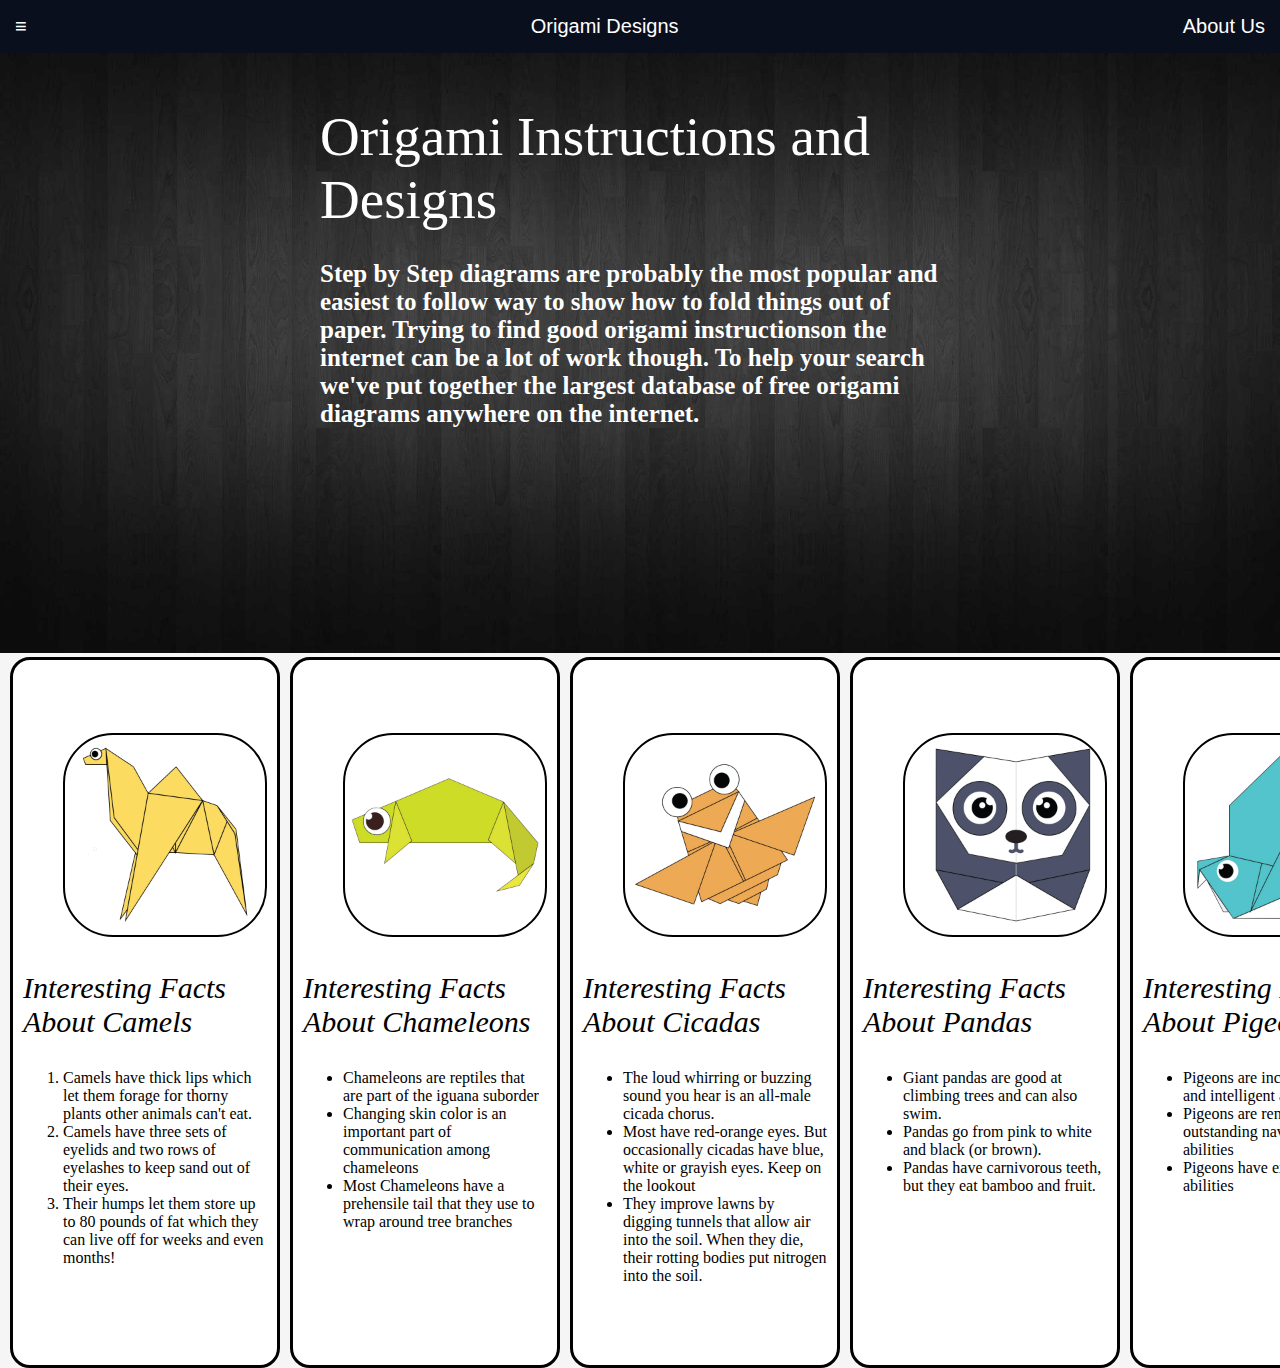
<file: index.html>
<!DOCTYPE html>
<html lang = "en">
    <head>
        <title>Origami Designs</title>
        <link rel = "stylesheet" type = "text/css" href = "style.css">
    </head>
    <body>
        
        <div class = "header">
            <div class = "menu">
                <div><a href = "#"> ≡ </a></div>
                <div>Origami Designs</div>
                <div><a href = "about.html">About Us</a></div>
            </div>
        </div>

        <div class = "bodyimg">
            <img src = "1.jpg" height = "600px" width = "100%">
            <p>
                Origami Instructions and Designs
            </p>
            <h2><br>
                Step by Step diagrams are probably the most popular and easiest to follow way to show how to 
            fold things out of paper.
                Trying to find good origami instructionson the internet can be a lot of work though. To 
            help your search we've put together the largest database of free origami diagrams 
            anywhere on the internet.
            </h2>
        </div>


        <div class = "grid">
            <div class = "origami">
            <center>
                <a href = "https://origami.me/camel/">
                <h3> Camel </h3>    
            </center>
                    <img src = "camel.png" width = "200px" height = "200px"/></a>
                    <p><i>Interesting Facts About Camels</i></p>
                    <ol>
                        <li>Camels have thick lips which let them forage for thorny plants other animals can't eat.</li>
                        <li>Camels have three sets of eyelids and two rows of eyelashes to keep sand out of their eyes.</li>
                        <li>Their humps let them store up to 80 pounds of fat which they can live off for weeks and even months!</li>
                    </ol>
            </div>
        <div class = "origami">
        <center>
            <a href = "https://origami.me/chameleon/">
            <h3> Chameleon </h3>
        </center>
            <img src = "chameleon.png" width = "200px" height = "200px"/></a>
            <p><i>Interesting Facts About Chameleons</i></p>
            <ul>
                <li>Chameleons are reptiles that are part of the iguana suborder</li>
                <li>Changing skin color is an important part of communication among chameleons</li>
                <li>Most Chameleons have a prehensile tail that they use to wrap around tree branches</li>
            </ul>
        </div>

        <div class = "origami">
        <center>
        <a href = "http://origami.me/flying-cicada/">
        <h3> Flying-Cicada </h3>
        </center>
            <img src = "cicada.png" width = "200px" height = "200px"/> </a>
            <p><i>Interesting Facts About Cicadas</i></p>
            <ul>
                <li>The loud whirring or buzzing sound you hear is an all-male cicada chorus.</li>
                <li>Most have red-orange eyes. But occasionally cicadas have blue, white or grayish eyes. Keep on the lookout</li>
                <li>They improve lawns by digging tunnels that allow air into the soil. When they die, their rotting bodies put nitrogen into the soil.</li>
            </ul>
        </div>

        <div class = "origami">
        <center>
        <a href = "https://origami.me/panda/">
        <h3> Panda </h3>
        </center>
            <img src = "panda.png" width = "200px" height = "200px" /></a>
            <p><i>Interesting Facts About Pandas</i></p>
            <ul>
                <li>Giant pandas are good at climbing trees and can also swim.</li>
                <li>Pandas go from pink to white and black (or brown).</li>
                <li>Pandas have carnivorous teeth, but they eat bamboo and fruit.</li>
            </ul>
        </div>

        <div class = "origami">
        <center>
        <a href = "https://origami.me/pigeon/">
        <h3> Pigeon </h3>
        </center>
            <img src = "pigeon.png" width = "200px" height = "200px" /></a>
            <p><i>Interesting Facts About Pigeons</i></p>
            <ul>
                <li>Pigeons are incredibly complex and intelligent animals</li>
                <li>Pigeons are renowned for their outstanding navigational abilities</li>
                <li>Pigeons have excellent hearing abilities</li>
            </ul>
        </div>

        <div class = "origami">
        <center>
        <a href = "http://origami.me/teddy-bear/">
        <h3> Teddy-Bear </h3>
        </center>
            <img src = "teddy.png" width = "200px" height = "200px"/></a>
            <p><i>Interesting Facts About Teddies</i></p>
            <ul>
                <li>Teddy bears got their name from the story that Teddy Roosevelt refused to shoot a bear cub while on a hunting trip in 1902.</li>
                <li>The first toy stuffed bear was created by German toymaker Margarete Steiff. She created a soft plush with movable arms and legs and a friendly face after taking her nephew to the zoo in 1903.</li>
                <li>The official term for a teddy bear collector is an <b>‘arctophile’</b>.</li>
            </ul>
        </div>
        </div>
    </body>
</html>
</file>
<file: style.css>
body{
    background-color: whitesmoke;
    margin: 0px;
}

.grid{
    display: flex;
    justify-content: space-between;
    
}

.grid img{
    margin-left: 40px;
    border: 2px solid black;
    border-radius: 50px;
    justify-content: space-between;
}

.origami{
    border-radius: 20px;
    background-color: white;
    margin-left: 10px;
    padding: 10px;
    border: solid black;

    width: 310px;
    font-family: fantasy;
}

a:link{
    color: white;
    text-decoration: none;
}

a:visited{
    color: white;
}

.origami:hover{
    transform: scale(1.2);
}

.menu{
    justify-content: space-between;
    display: flex;
    background-color: rgb(10,15,30);
    font-size: 20px;
    font-family: sans-serif;
    font-weight: 400;
    color: white;
    padding: 15px;

}

p{
    font-size: 30px;
}

h1{
    font-size: 50px;
    color: yellowgreen;
}

.bodyimg{
    position: relative;
}

.bodyimg h2{
    color: white;
    font-size: 25px;
    font-family: cursive;
    position: absolute;
    top: 10%;
    left: 50%;
    transform: translate(-50%, 50%);
}

.bodyimg p{
    color: white;
    font-size: 55px;
    font-family: cursive;
    position: absolute;
    top: 10%;
    left: 50%;
    transform: translate(-50%, -50%);
}

h2{
    font-size: 20px;
}

h3{
    font-size: 20px;
}
</file>
